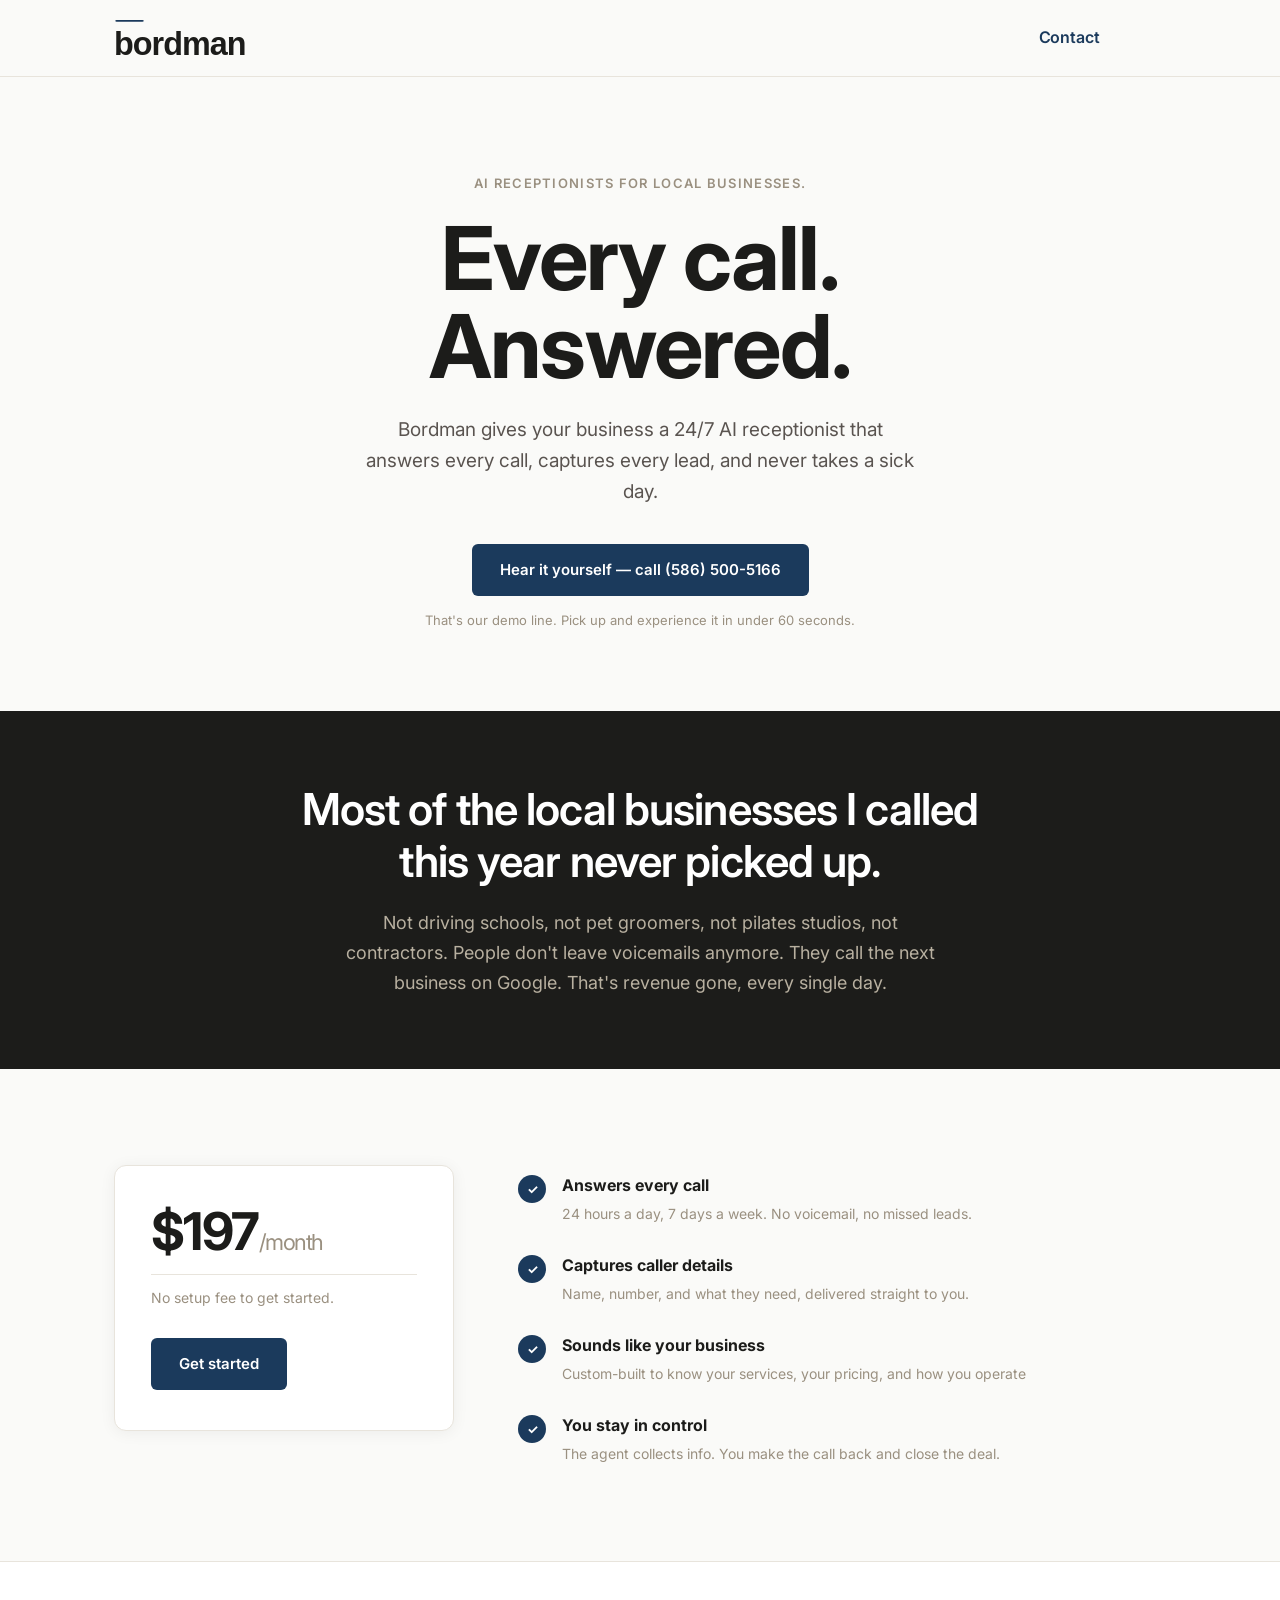
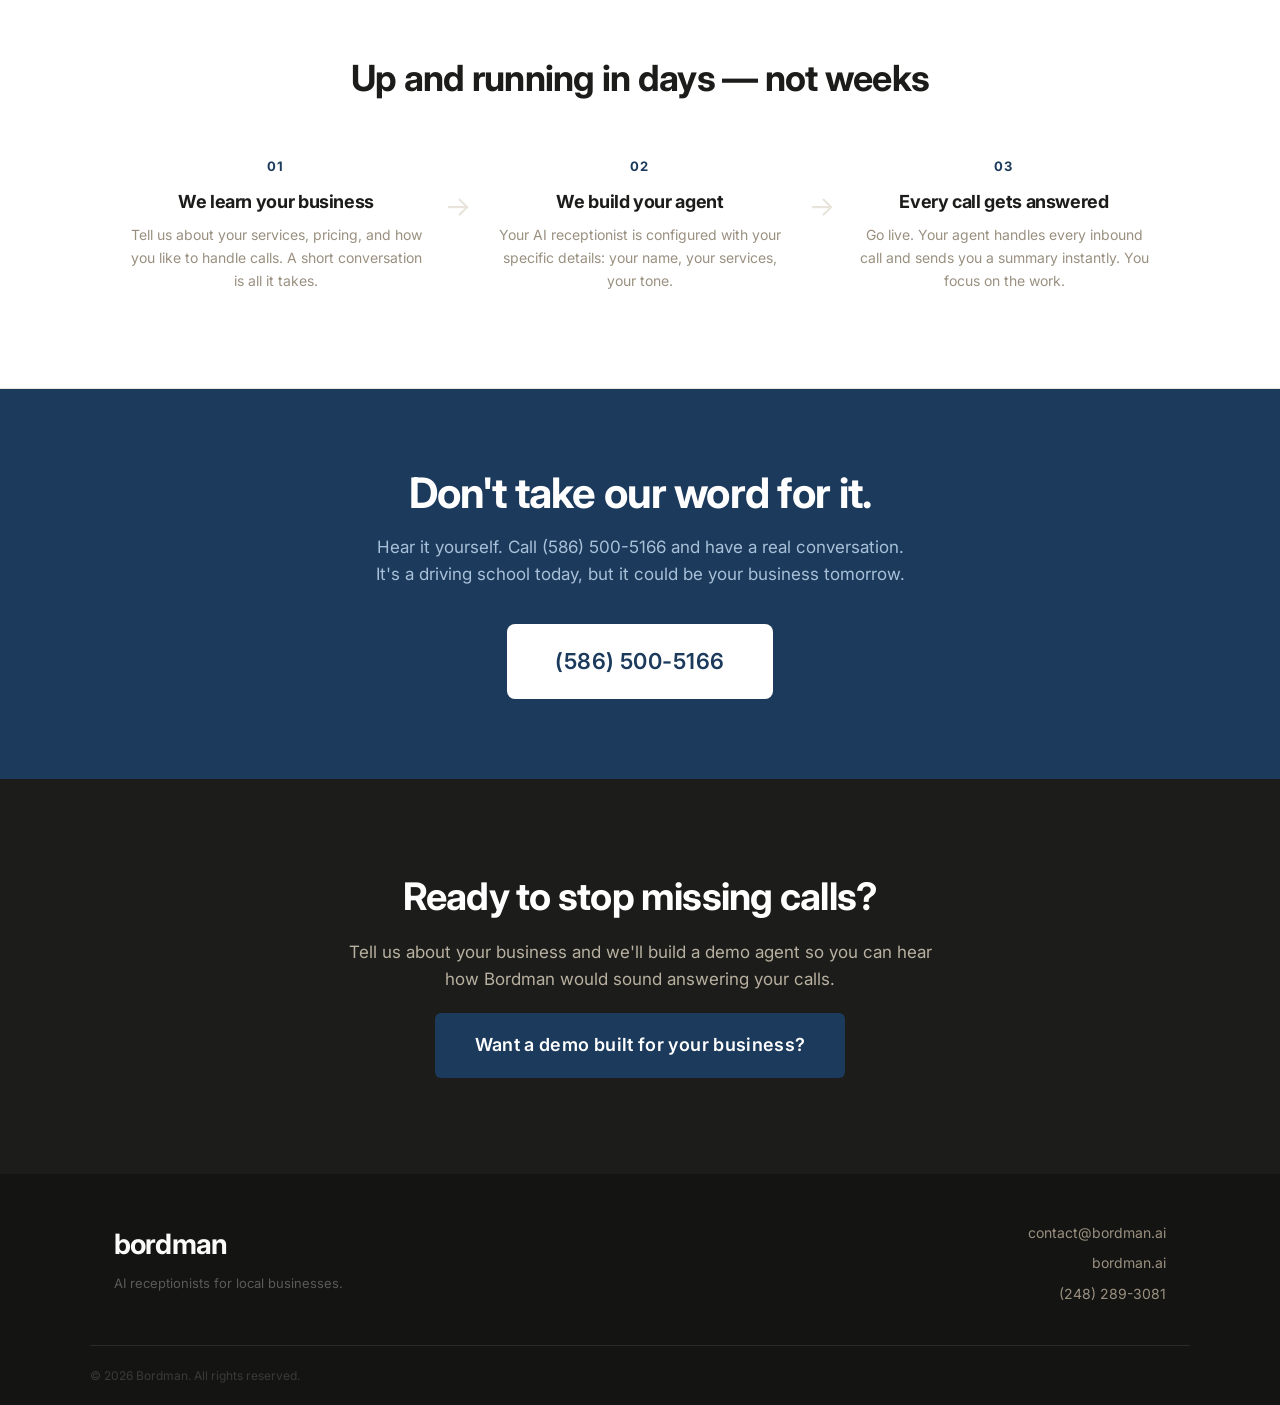
<file: index.html>
<!DOCTYPE html>
<html lang="en">
<head>
  <meta charset="UTF-8" />
  <meta name="viewport" content="width=device-width, initial-scale=1.0" />
  <title>Bordman — AI receptionists for local businesses</title>
  <meta name="description" content="Custom AI voice receptionists for local businesses in Metro Detroit. Built for owners who are doing the work and can't answer the phone." />
  <link rel="preconnect" href="https://fonts.googleapis.com" />
  <link rel="preconnect" href="https://fonts.gstatic.com" crossorigin />
  <link href="https://fonts.googleapis.com/css2?family=Inter:wght@300;400;500;600;700&display=swap" rel="stylesheet" />
  <link rel="stylesheet" href="styles.css" />
</head>
<body>

  <!-- NAV -->
  <nav class="nav">
    <div class="container nav-inner">
      <a href="/" class="logo-link"><img src="logo-light.svg" alt="Bordman" class="logo-img" /></a>
      <a href="/contact" class="nav-link">Contact</a>
    </div>
  </nav>

  <!-- HERO -->
  <section class="hero">
    <div class="container hero-inner">
      <p class="eyebrow">AI receptionists for local businesses.</p>
      <h1 class="hero-headline">Every call.<br />Answered.</h1>
      <p class="hero-sub">Bordman gives your business a 24/7 AI receptionist that answers every call, captures every lead, and never takes a sick day.</p>
      <a href="tel:5865005166" class="btn btn-primary">Hear it yourself — call (586) 500-5166</a>
      <p class="hero-note">That's our demo line. Pick up and experience it in under 60 seconds.</p>
    </div>
  </section>

  <!-- PROBLEM -->
  <section class="problem">
    <div class="container">
      <div class="problem-anecdote">
        <p class="anecdote-lead">Most of the local businesses I called this year never picked up.</p>
        <p class="anecdote-body">Not driving schools, not pet groomers, not pilates studios, not contractors. People don't leave voicemails anymore. They call the next business on Google. That's revenue gone, every single day.</p>
      </div>
    </div>
  </section>

  <!-- ROI -->
  <section class="roi">
    <div class="container roi-inner">
      <div class="roi-card">
        <div class="roi-price">$197<span>/month</span></div>
        <p class="roi-sub">No setup fee to get started.</p>
        <a href="#contact" class="btn btn-navy">Get started</a>
      </div>
      <div class="roi-features">
        <div class="feature">
          <div class="feature-icon">✓</div>
          <div>
            <strong>Answers every call</strong>
            <p>24 hours a day, 7 days a week. No voicemail, no missed leads.</p>
          </div>
        </div>
        <div class="feature">
          <div class="feature-icon">✓</div>
          <div>
            <strong>Captures caller details</strong>
            <p>Name, number, and what they need, delivered straight to you.</p>
          </div>
        </div>
        <div class="feature">
          <div class="feature-icon">✓</div>
          <div>
            <strong>Sounds like your business</strong>
            <p>Custom-built to know your services, your pricing, and how you operate</p>
          </div>
        </div>
        <div class="feature">
          <div class="feature-icon">✓</div>
          <div>
            <strong>You stay in control</strong>
            <p>The agent collects info. You make the call back and close the deal.</p>
          </div>
        </div>
      </div>
    </div>
  </section>

  <!-- HOW IT WORKS -->
  <section class="how">
    <div class="container">
      <h2 class="section-title">Up and running in days — not weeks</h2>
      <div class="steps">
        <div class="step">
          <div class="step-num">01</div>
          <h3>We learn your business</h3>
          <p>Tell us about your services, pricing, and how you like to handle calls. A short conversation is all it takes.</p>
        </div>
        <div class="step-divider"></div>
        <div class="step">
          <div class="step-num">02</div>
          <h3>We build your agent</h3>
          <p>Your AI receptionist is configured with your specific details: your name, your services, your tone.</p>
        </div>
        <div class="step-divider"></div>
        <div class="step">
          <div class="step-num">03</div>
          <h3>Every call gets answered</h3>
          <p>Go live. Your agent handles every inbound call and sends you a summary instantly. You focus on the work.</p>
        </div>
      </div>
    </div>
  </section>

  <!-- DEMO CTA -->
  <section class="demo-cta">
    <div class="container demo-cta-inner">
      <h2>Don't take our word for it.</h2>
      <p>Hear it yourself. Call (586) 500-5166 and have a real conversation. It's a driving school today, but it could be your business tomorrow.</p>
      <a href="tel:5865005166" class="btn btn-primary btn-large">(586) 500-5166</a>
    </div>
  </section>

  <!-- CONTACT -->
  <section class="contact" id="contact">
    <div class="container contact-inner-simple">
      <h2>Ready to stop missing calls?</h2>
      <p class="contact-lede">Tell us about your business and we'll build a demo agent so you can hear how Bordman would sound answering your calls.</p>
      <a href="/contact" class="btn btn-primary btn-large">Want a demo built for your business?</a>
    </div>
  </section>

  <!-- FOOTER -->
  <footer class="footer">
    <div class="container footer-inner">
      <div class="footer-brand">
        <span class="footer-wordmark">bordman</span>
        <p>AI receptionists for local businesses.</p>
      </div>
      <div class="footer-links">
        <a href="mailto:contact@bordman.ai">contact@bordman.ai</a>
        <a href="https://bordman.ai">bordman.ai</a>
        <a href="tel:2482893081">(248) 289-3081</a>
      </div>
    </div>
    <div class="container footer-bottom">
      <p>© 2026 Bordman. All rights reserved.</p>
    </div>
  </footer>

</body>
</html>
</file>
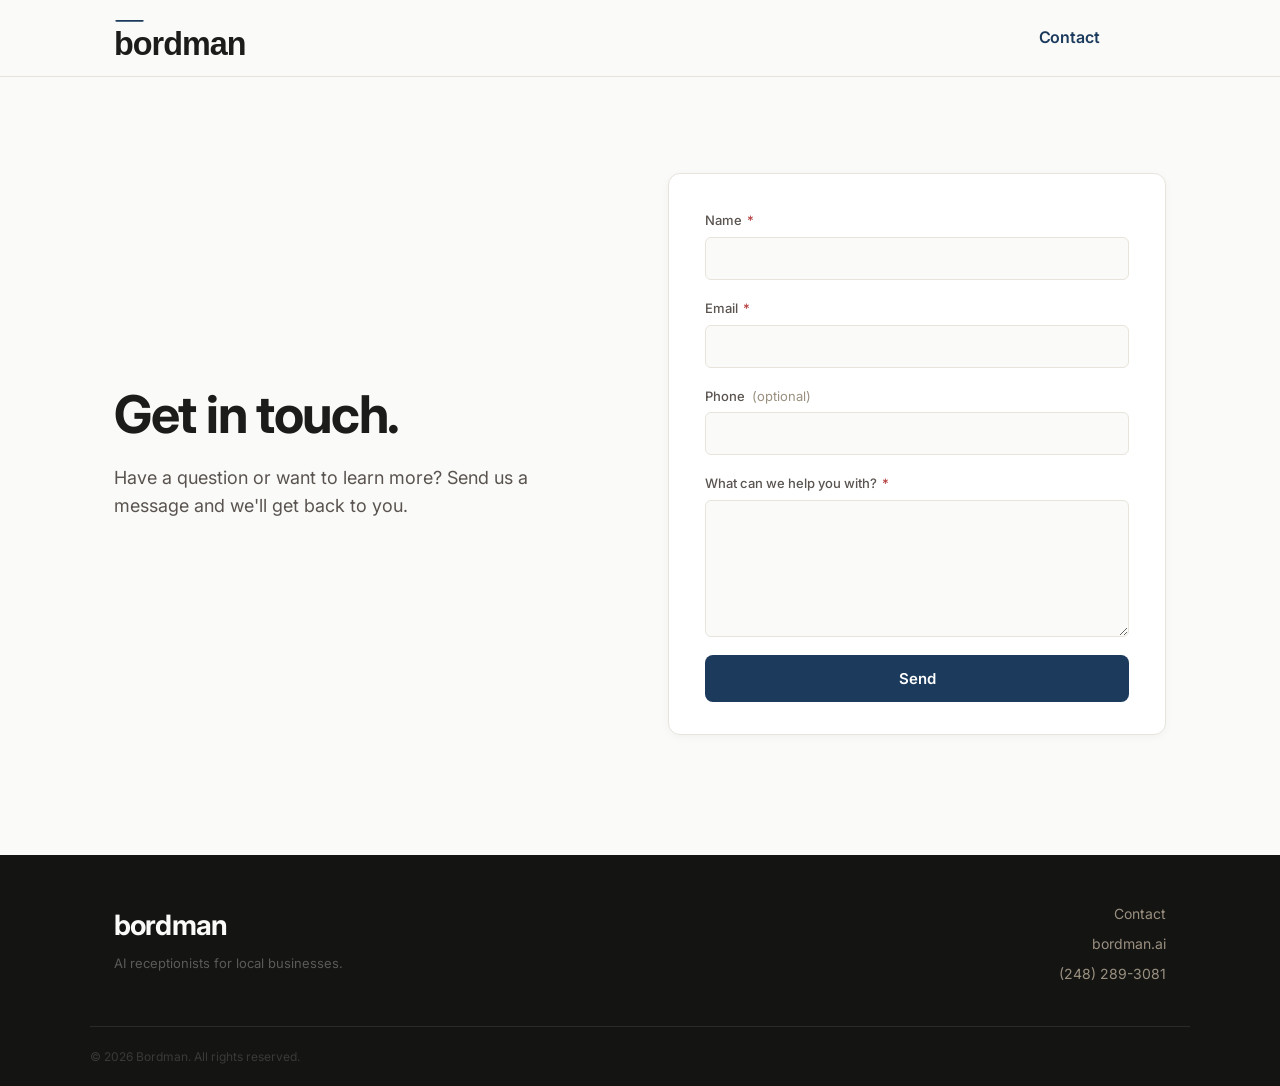
<file: contact.html>
<!DOCTYPE html>
<html lang="en">
<head>
  <meta charset="UTF-8" />
  <meta name="viewport" content="width=device-width, initial-scale=1.0" />
  <title>Bordman — Contact</title>
  <meta name="description" content="Get in touch with Bordman. It comes straight to the founder and you'll get a personal reply." />
  <link rel="preconnect" href="https://fonts.googleapis.com" />
  <link rel="preconnect" href="https://fonts.gstatic.com" crossorigin />
  <link href="https://fonts.googleapis.com/css2?family=Inter:wght@300;400;500;600;700&display=swap" rel="stylesheet" />
  <link rel="stylesheet" href="styles.css" />
</head>
<body>

  <!-- NAV -->
  <nav class="nav">
    <div class="container nav-inner">
      <a href="/" class="logo-link"><img src="logo-light.svg" alt="Bordman" class="logo-img" /></a>
      <a href="/contact" class="nav-link">Contact</a>
    </div>
  </nav>

  <!-- CONTACT PAGE -->
  <section class="contact-page">
    <div class="container contact-page-inner">

      <!-- Left column: persuasion copy -->
      <div class="contact-page-copy">
        <h1>Get in touch.</h1>
        <p class="contact-page-sub">Have a question or want to learn more? Send us a message and we'll get back to you.</p>
      </div>

      <!-- Right column: form card -->
      <div class="contact-page-card">
        <form id="contact-form" method="POST" action="https://formspree.io/f/mbdwlzgl">
          <input type="hidden" name="_subject" value="New Bordman contact inquiry" />

          <div class="cp-group">
            <label for="cp-name">Name <span class="req">*</span></label>
            <input type="text" id="cp-name" name="name" required autocomplete="name" />
          </div>

          <div class="cp-group">
            <label for="cp-email">Email <span class="req">*</span></label>
            <input type="email" id="cp-email" name="email" required autocomplete="email" />
          </div>

          <div class="cp-group">
            <label for="cp-phone">Phone <span class="opt">(optional)</span></label>
            <input type="tel" id="cp-phone" name="phone" autocomplete="tel" />
          </div>

          <div class="cp-group">
            <label for="cp-message">What can we help you with? <span class="req">*</span></label>
            <textarea id="cp-message" name="message" rows="5" required></textarea>
          </div>

          <button type="submit" class="cp-submit" id="cp-submit">Send</button>
          <p class="cp-error" id="cp-error" role="alert">Something went wrong. Please email contact@bordman.ai and we'll take it from there.</p>
        </form>

        <div class="cp-confirmation" id="cp-confirmation" role="status">
          <h2>Got it!</h2>
          <p>Thanks for reaching out. We'll be in touch soon.</p>
        </div>
      </div>

    </div>
  </section>

  <!-- FOOTER -->
  <footer class="footer">
    <div class="container footer-inner">
      <div class="footer-brand">
        <span class="footer-wordmark">bordman</span>
        <p>AI receptionists for local businesses.</p>
      </div>
      <div class="footer-links">
        <a href="/contact">Contact</a>
        <a href="https://bordman.ai">bordman.ai</a>
        <a href="tel:2482893081">(248) 289-3081</a>
      </div>
    </div>
    <div class="container footer-bottom">
      <p>© 2026 Bordman. All rights reserved.</p>
    </div>
  </footer>

  <script>
    (function () {
      var form = document.getElementById('contact-form');
      var confirmation = document.getElementById('cp-confirmation');
      var submitBtn = document.getElementById('cp-submit');
      var errorEl = document.getElementById('cp-error');

      function showError(message) {
        submitBtn.disabled = false;
        submitBtn.textContent = 'Send';
        if (message) errorEl.textContent = message;
        errorEl.style.display = 'block';
      }

      form.addEventListener('submit', function (e) {
        e.preventDefault();

        // Validation gate — block empty/invalid input before any fetch fires.
        if (!form.checkValidity()) {
          form.reportValidity();
          return;
        }

        errorEl.style.display = 'none';
        submitBtn.disabled = true;
        submitBtn.textContent = 'Sending...';

        var fd = new FormData(form);

        fetch(form.action, {
          method: 'POST',
          body: fd,
          headers: { 'Accept': 'application/json' }
        })
          .then(function (res) {
            return res.json().then(function (body) {
              return { status: res.status, ok: res.ok, body: body };
            }).catch(function () {
              return { status: res.status, ok: res.ok, body: null };
            });
          })
          .then(function (result) {
            console.log('[Bordman contact] Formspree response:', result);
            var bodyOk = result.body && result.body.ok === true;
            if (result.ok && bodyOk) {
              form.style.display = 'none';
              confirmation.style.display = 'block';
              window.scrollTo({ top: 0, behavior: 'smooth' });
              return;
            }
            var msg = 'Something went wrong. Please email contact@bordman.ai and we\'ll take it from there.';
            if (result.body && Array.isArray(result.body.errors) && result.body.errors.length) {
              var detail = result.body.errors.map(function (err) {
                return err.message || err.code || JSON.stringify(err);
              }).join('; ');
              msg = 'Submission error: ' + detail + '. If this persists, email contact@bordman.ai.';
            } else if (!result.ok) {
              msg = 'Submission failed (HTTP ' + result.status + '). Please email contact@bordman.ai and we\'ll take it from there.';
            }
            showError(msg);
          })
          .catch(function (err) {
            console.error('[Bordman contact] Submit failed:', err);
            showError('Network error reaching the form server. Please email contact@bordman.ai and we\'ll take it from there.');
          });
      });
    })();
  </script>
</body>
</html>
</file>
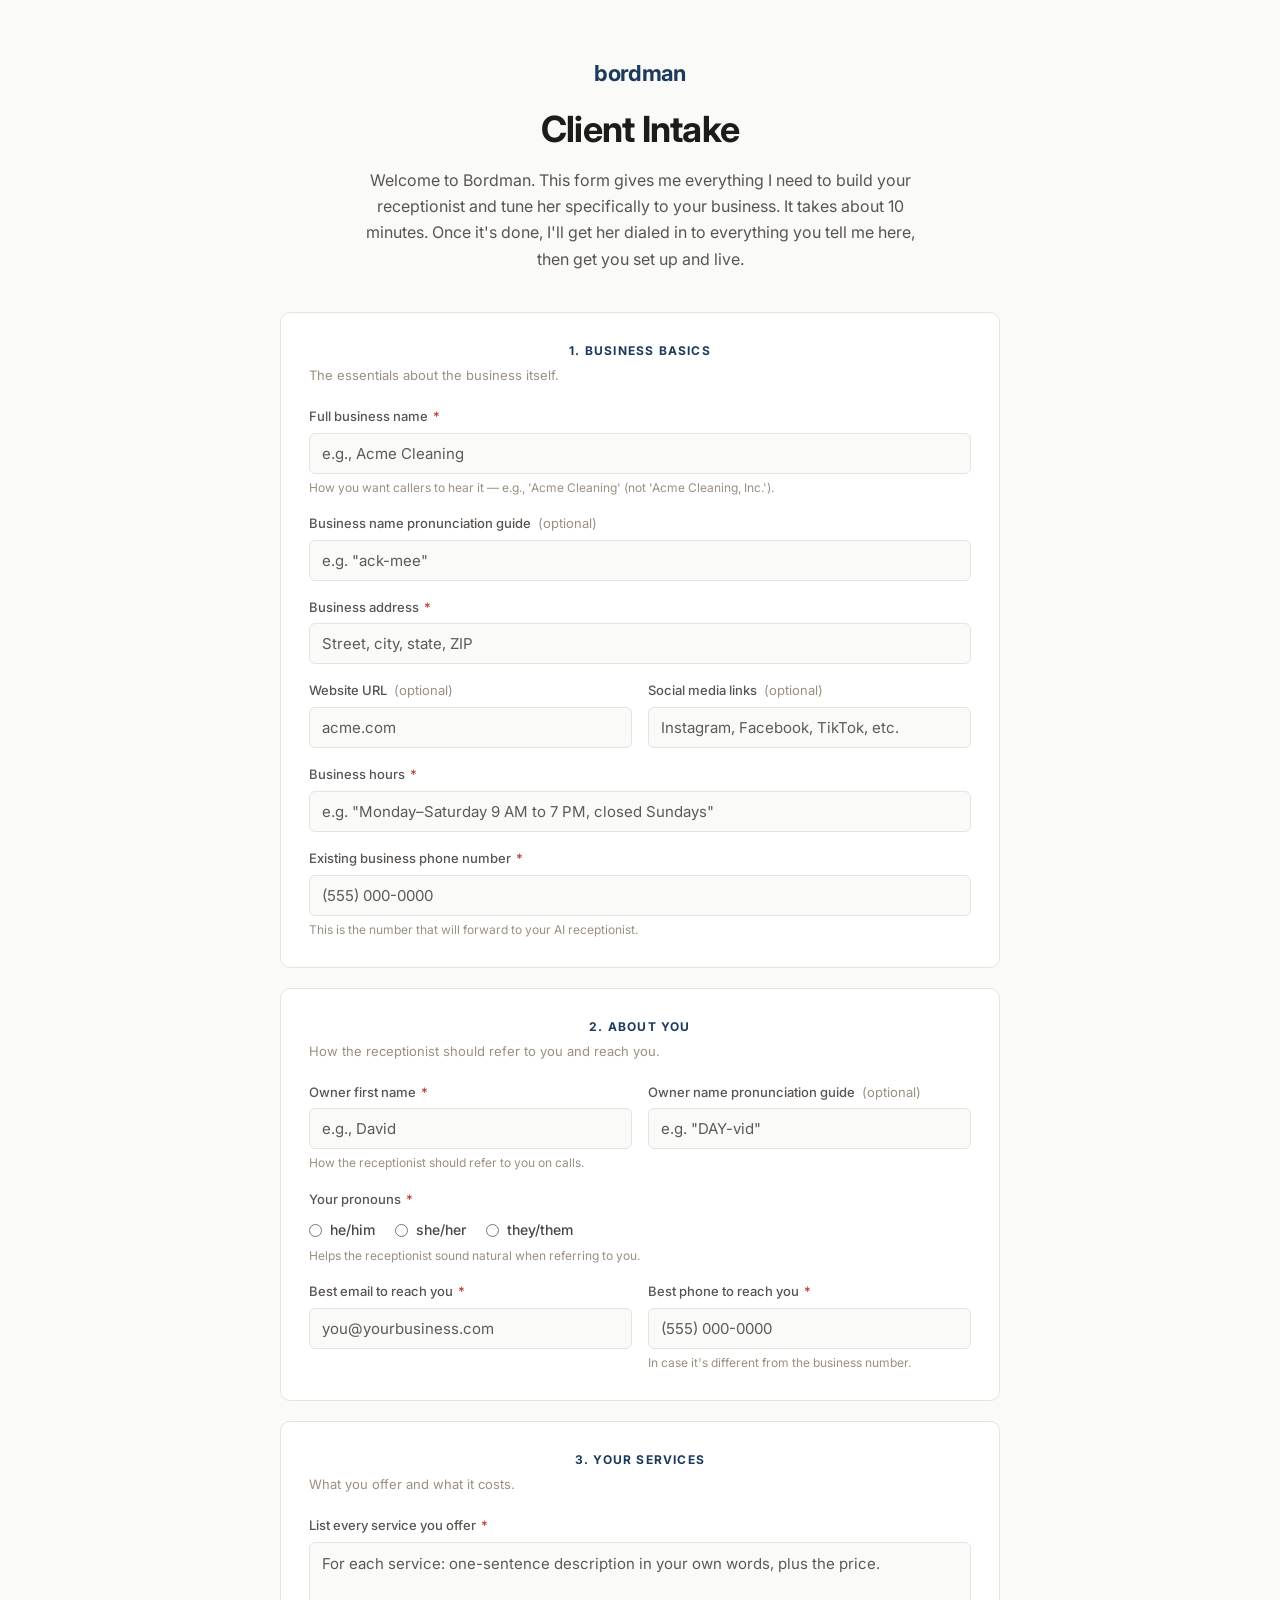
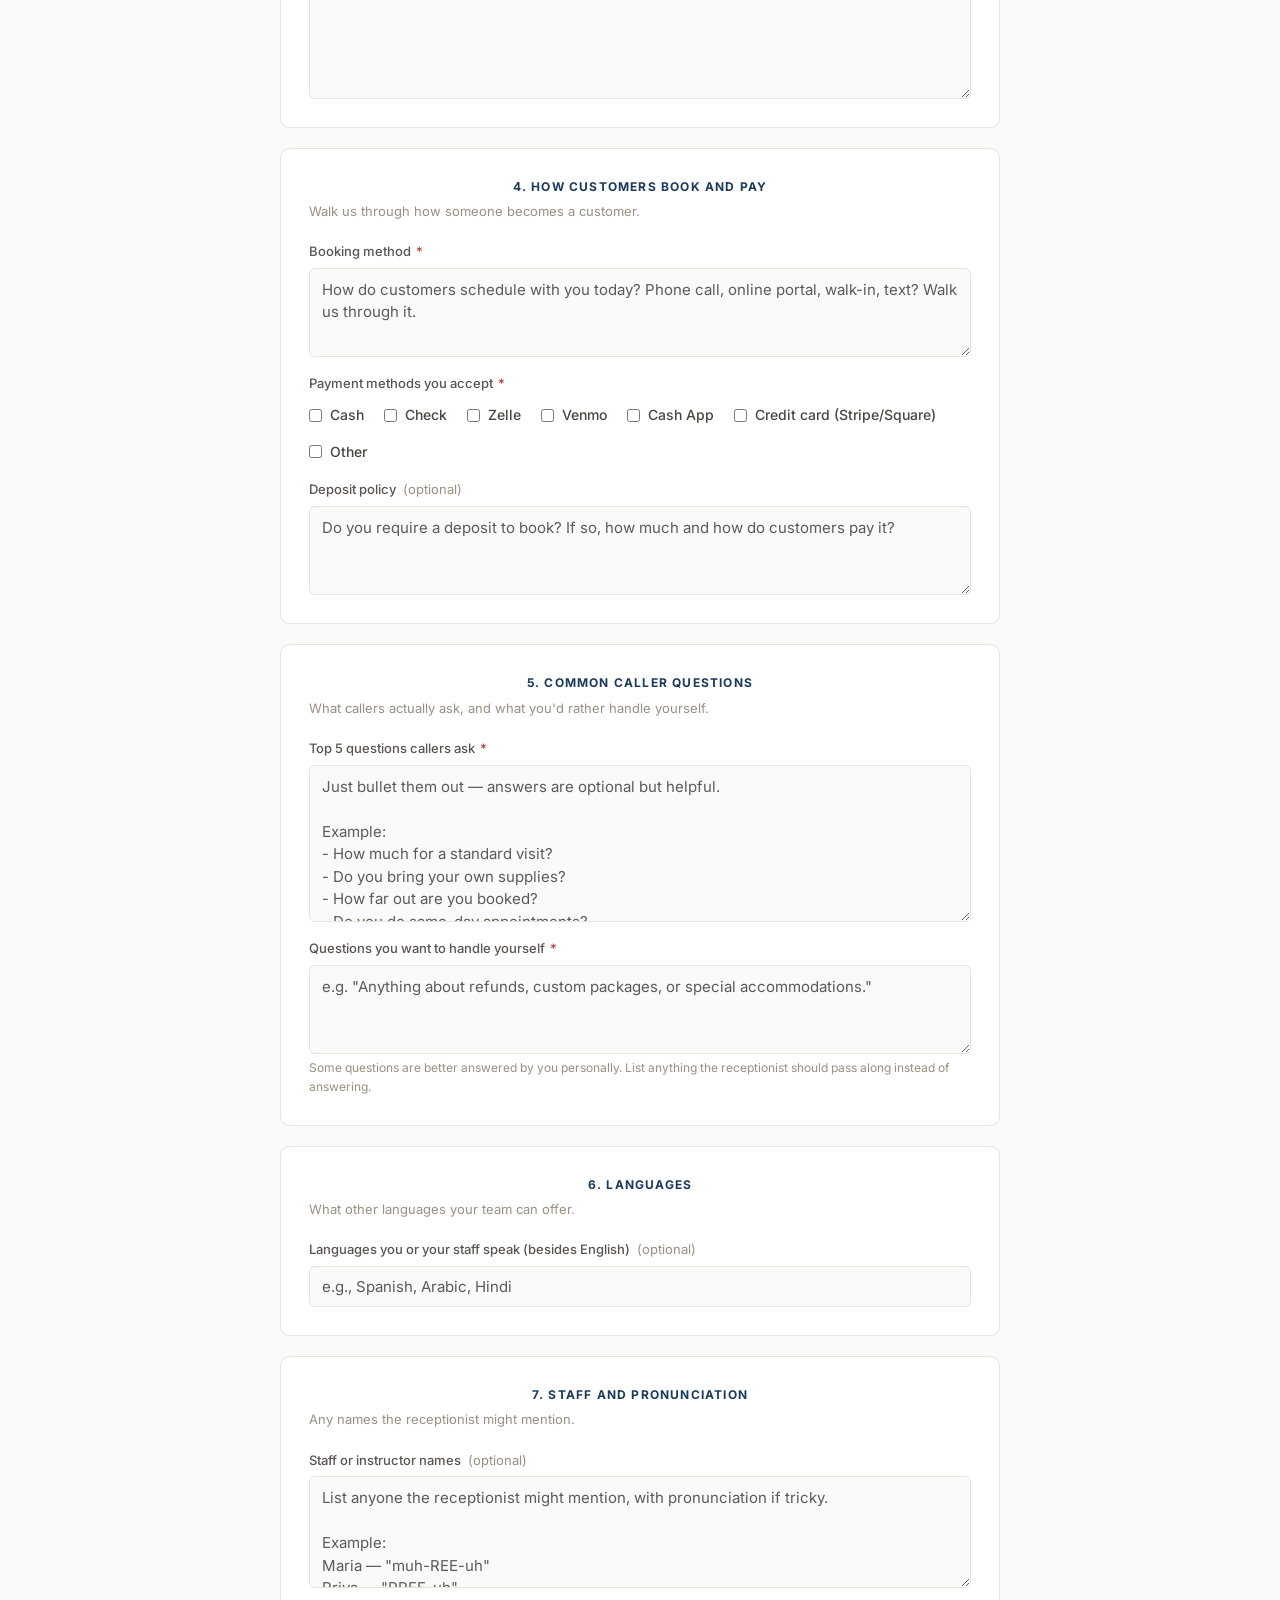
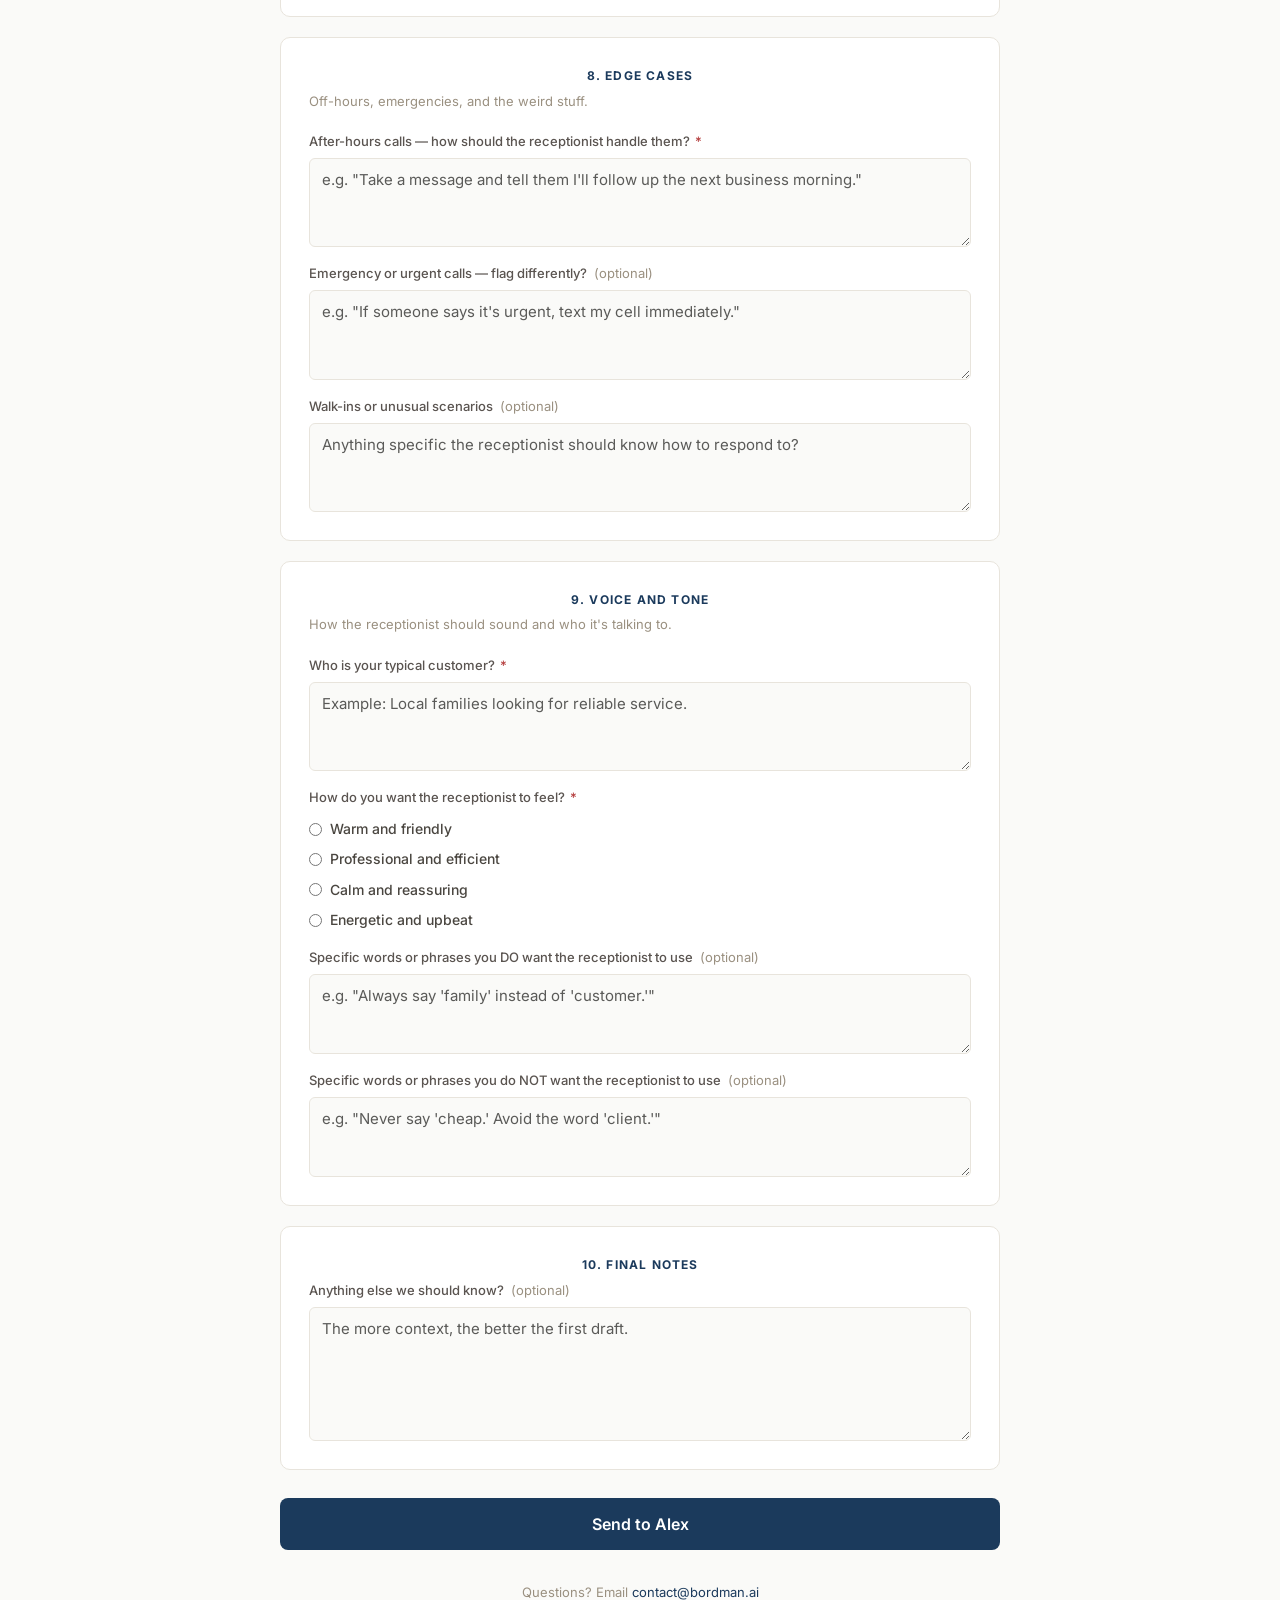
<file: onboarding-form.html>
<!DOCTYPE html>
<html lang="en">
<head>
  <meta charset="UTF-8" />
  <meta name="viewport" content="width=device-width, initial-scale=1.0" />
  <title>Bordman — Client Intake</title>
  <meta name="description" content="Bordman client intake form. Everything we need to build your AI receptionist." />
  <link rel="preconnect" href="https://fonts.googleapis.com" />
  <link rel="preconnect" href="https://fonts.gstatic.com" crossorigin />
  <link href="https://fonts.googleapis.com/css2?family=Inter:wght@300;400;500;600;700&display=swap" rel="stylesheet" />
  <link rel="stylesheet" href="styles.css" />
  <style>
    /* Page-specific layout for the intake form. Reuses styles.css tokens. */
    body { padding: 56px 16px; }
    .intake-wrap { max-width: 720px; margin: 0 auto; }

    .intake-header { text-align: center; margin-bottom: 40px; }
    .intake-logo {
      font-size: 22px; font-weight: 700; color: var(--navy);
      letter-spacing: -0.03em; margin-bottom: 18px;
    }
    .intake-title {
      font-size: clamp(28px, 4vw, 36px);
      color: var(--dark); margin-bottom: 16px;
    }
    .intake-intro {
      font-size: 16px; line-height: 1.65; color: #5A5450;
      max-width: 560px; margin: 0 auto;
    }

    .section {
      background: var(--white); border: 1px solid var(--border);
      border-radius: 10px; padding: 28px; margin-bottom: 20px;
    }
    .section-title {
      font-size: 12px; font-weight: 700; text-transform: uppercase;
      letter-spacing: 0.1em; color: var(--navy); margin-bottom: 6px;
    }
    .section-sub {
      font-size: 13px; color: var(--muted);
      margin-bottom: 20px; line-height: 1.5;
    }
    .form-grid { display: grid; grid-template-columns: 1fr 1fr; gap: 16px; }
    .form-group { display: flex; flex-direction: column; gap: 6px; }
    .form-group.full { grid-column: 1 / -1; }
    label { font-size: 13px; font-weight: 500; color: #5A5450; }
    label .req { color: #B53E3E; margin-left: 2px; }
    label .opt { color: var(--muted); font-weight: 400; margin-left: 4px; }
    .field-hint {
      font-size: 12px; color: var(--muted); margin-top: -2px;
    }
    input[type="text"], input[type="email"], input[type="tel"],
    input[type="url"], textarea, select {
      border: 1px solid var(--border); border-radius: 6px;
      padding: 10px 12px; font-family: inherit; font-size: 15px;
      color: var(--dark); background: var(--bg); outline: none;
      width: 100%; transition: border-color 0.15s, background 0.15s;
    }
    input:focus, textarea:focus, select:focus {
      border-color: var(--navy); background: var(--white);
    }
    textarea { resize: vertical; min-height: 80px; line-height: 1.5; }

    .check-group, .radio-group {
      display: flex; flex-direction: column; gap: 8px; margin-top: 4px;
    }
    .check-group.inline, .radio-group.inline {
      flex-direction: row; flex-wrap: wrap; gap: 14px 20px;
    }
    .check-label, .radio-label {
      display: flex; align-items: center; gap: 8px;
      cursor: pointer; font-size: 14px; color: #4A4640;
    }
    input[type="radio"], input[type="checkbox"] {
      width: auto; accent-color: var(--navy);
    }

    .submit-row { margin-top: 28px; }
    .submit-btn {
      display: block; width: 100%; padding: 16px;
      background: var(--navy); color: var(--white);
      border: none; border-radius: 8px;
      font-size: 16px; font-weight: 600; font-family: inherit;
      cursor: pointer; transition: opacity 0.15s;
    }
    .submit-btn:hover { opacity: 0.9; }
    .submit-btn:disabled { opacity: 0.6; cursor: not-allowed; }
    .submit-error {
      text-align: center; color: #B53E3E;
      font-size: 14px; margin-top: 12px; display: none;
    }

    .intake-footer {
      text-align: center; margin-top: 32px;
      font-size: 13px; color: var(--muted);
    }
    .intake-footer a { color: var(--navy); text-decoration: none; }
    .intake-footer a:hover { text-decoration: underline; }

    .confirmation {
      display: none;
      background: var(--white); border: 1px solid var(--border);
      border-radius: 10px; padding: 56px 28px; text-align: center;
    }
    .confirmation h2 {
      font-size: 24px; color: var(--dark); margin-bottom: 12px;
    }
    .confirmation p {
      font-size: 16px; color: #5A5450; line-height: 1.6;
      max-width: 420px; margin: 0 auto;
    }

    @media (max-width: 560px) {
      .form-grid { grid-template-columns: 1fr; }
      .section { padding: 22px 18px; }
    }
  </style>
</head>
<body>
  <div class="intake-wrap">

    <div class="intake-header">
      <div class="intake-logo">bordman</div>
      <h1 class="intake-title">Client Intake</h1>
      <p class="intake-intro">
        Welcome to Bordman. This form gives me everything I need to build your receptionist and tune her specifically to your business. It takes about 10 minutes. Once it's done, I'll get her dialed in to everything you tell me here, then get you set up and live.
      </p>
    </div>

    <form id="intake-form" method="POST" action="https://formspree.io/f/mbdwlzgl">

      <input type="hidden" name="_subject" value="New Bordman client intake submission" />

      <!-- Section 1: Business basics -->
      <div class="section">
        <div class="section-title">1. Business basics</div>
        <div class="section-sub">The essentials about the business itself.</div>
        <div class="form-grid">
          <div class="form-group full">
            <label>Full business name <span class="req">*</span></label>
            <input type="text" name="business_name" required placeholder="e.g., Acme Cleaning" />
            <p class="field-hint">How you want callers to hear it — e.g., 'Acme Cleaning' (not 'Acme Cleaning, Inc.').</p>
          </div>
          <div class="form-group full">
            <label>Business name pronunciation guide <span class="opt">(optional)</span></label>
            <input type="text" name="business_name_pronunciation" placeholder='e.g. "ack-mee"' />
          </div>
          <div class="form-group full">
            <label>Business address <span class="req">*</span></label>
            <input type="text" name="business_address" required placeholder="Street, city, state, ZIP" />
          </div>
          <div class="form-group">
            <label>Website URL <span class="opt">(optional)</span></label>
            <input type="text" name="website" inputmode="url" autocapitalize="none" placeholder="acme.com" />
          </div>
          <div class="form-group">
            <label>Social media links <span class="opt">(optional)</span></label>
            <input type="text" name="socials" placeholder="Instagram, Facebook, TikTok, etc." />
          </div>
          <div class="form-group full">
            <label>Business hours <span class="req">*</span></label>
            <input type="text" name="business_hours" required placeholder='e.g. "Monday–Saturday 9 AM to 7 PM, closed Sundays"' />
          </div>
          <div class="form-group full">
            <label>Existing business phone number <span class="req">*</span></label>
            <input type="tel" name="business_phone" required placeholder="(555) 000-0000" />
            <p class="field-hint">This is the number that will forward to your AI receptionist.</p>
          </div>
        </div>
      </div>

      <!-- Section 2: About you -->
      <div class="section">
        <div class="section-title">2. About you</div>
        <div class="section-sub">How the receptionist should refer to you and reach you.</div>
        <div class="form-grid">
          <div class="form-group">
            <label>Owner first name <span class="req">*</span></label>
            <input type="text" name="owner_first_name" required placeholder="e.g., David" />
            <p class="field-hint">How the receptionist should refer to you on calls.</p>
          </div>
          <div class="form-group">
            <label>Owner name pronunciation guide <span class="opt">(optional)</span></label>
            <input type="text" name="owner_name_pronunciation" placeholder='e.g. "DAY-vid"' />
          </div>
          <div class="form-group full">
            <label>Your pronouns <span class="req">*</span></label>
            <div class="radio-group inline">
              <label class="radio-label"><input type="radio" name="owner_pronouns" value="he/him" required /> he/him</label>
              <label class="radio-label"><input type="radio" name="owner_pronouns" value="she/her" /> she/her</label>
              <label class="radio-label"><input type="radio" name="owner_pronouns" value="they/them" /> they/them</label>
            </div>
            <p class="field-hint">Helps the receptionist sound natural when referring to you.</p>
          </div>
          <div class="form-group">
            <label>Best email to reach you <span class="req">*</span></label>
            <input type="email" name="owner_email" required placeholder="you@yourbusiness.com" />
          </div>
          <div class="form-group">
            <label>Best phone to reach you <span class="req">*</span></label>
            <input type="tel" name="owner_phone" required placeholder="(555) 000-0000" />
            <p class="field-hint">In case it's different from the business number.</p>
          </div>
        </div>
      </div>

      <!-- Section 3: Your services -->
      <div class="section">
        <div class="section-title">3. Your services</div>
        <div class="section-sub">What you offer and what it costs.</div>
        <div class="form-grid">
          <div class="form-group full">
            <label>List every service you offer <span class="req">*</span></label>
            <textarea name="services" rows="6" required placeholder="For each service: one-sentence description in your own words, plus the price."></textarea>
          </div>
        </div>
      </div>

      <!-- Section 4: Booking & payment -->
      <div class="section">
        <div class="section-title">4. How customers book and pay</div>
        <div class="section-sub">Walk us through how someone becomes a customer.</div>
        <div class="form-grid">
          <div class="form-group full">
            <label>Booking method <span class="req">*</span></label>
            <textarea name="booking_method" rows="3" required placeholder="How do customers schedule with you today? Phone call, online portal, walk-in, text? Walk us through it."></textarea>
          </div>
          <div class="form-group full">
            <label>Payment methods you accept <span class="req">*</span></label>
            <div class="check-group inline">
              <label class="check-label"><input type="checkbox" name="payment_methods" value="Cash" /> Cash</label>
              <label class="check-label"><input type="checkbox" name="payment_methods" value="Check" /> Check</label>
              <label class="check-label"><input type="checkbox" name="payment_methods" value="Zelle" /> Zelle</label>
              <label class="check-label"><input type="checkbox" name="payment_methods" value="Venmo" /> Venmo</label>
              <label class="check-label"><input type="checkbox" name="payment_methods" value="Cash App" /> Cash App</label>
              <label class="check-label"><input type="checkbox" name="payment_methods" value="Credit Card (Stripe/Square)" /> Credit card (Stripe/Square)</label>
              <label class="check-label"><input type="checkbox" name="payment_methods" value="Other" id="payment-other-checkbox" /> Other</label>
            </div>
            <input type="text" name="payment_methods_other" id="payment-other-input" placeholder="Please specify" style="display: none; margin-top: 10px;" />
          </div>
          <div class="form-group full">
            <label>Deposit policy <span class="opt">(optional)</span></label>
            <textarea name="deposit_policy" rows="3" placeholder='Do you require a deposit to book? If so, how much and how do customers pay it?'></textarea>
          </div>
        </div>
      </div>

      <!-- Section 5: Common caller questions -->
      <div class="section">
        <div class="section-title">5. Common caller questions</div>
        <div class="section-sub">What callers actually ask, and what you'd rather handle yourself.</div>
        <div class="form-grid">
          <div class="form-group full">
            <label>Top 5 questions callers ask <span class="req">*</span></label>
            <textarea name="top_questions" rows="6" required placeholder="Just bullet them out — answers are optional but helpful.&#10;&#10;Example:&#10;- How much for a standard visit?&#10;- Do you bring your own supplies?&#10;- How far out are you booked?&#10;- Do you do same-day appointments?&#10;- Do you take Zelle?"></textarea>
          </div>
          <div class="form-group full">
            <label>Questions you want to handle yourself <span class="req">*</span></label>
            <textarea name="route_to_owner" rows="3" required placeholder='e.g. "Anything about refunds, custom packages, or special accommodations."'></textarea>
            <p class="field-hint">Some questions are better answered by you personally. List anything the receptionist should pass along instead of answering.</p>
          </div>
        </div>
      </div>

      <!-- Section 6: Languages -->
      <div class="section">
        <div class="section-title">6. Languages</div>
        <div class="section-sub">What other languages your team can offer.</div>
        <div class="form-grid">
          <div class="form-group full">
            <label>Languages you or your staff speak (besides English) <span class="opt">(optional)</span></label>
            <input type="text" name="languages" placeholder="e.g., Spanish, Arabic, Hindi" />
          </div>
        </div>
      </div>

      <!-- Section 7: Staff & pronunciation -->
      <div class="section">
        <div class="section-title">7. Staff and pronunciation</div>
        <div class="section-sub">Any names the receptionist might mention.</div>
        <div class="form-grid">
          <div class="form-group full">
            <label>Staff or instructor names <span class="opt">(optional)</span></label>
            <textarea name="staff_names" rows="4" placeholder='List anyone the receptionist might mention, with pronunciation if tricky.&#10;&#10;Example:&#10;Maria — "muh-REE-uh"&#10;Priya — "PREE-uh"'></textarea>
          </div>
        </div>
      </div>

      <!-- Section 8: Edge cases -->
      <div class="section">
        <div class="section-title">8. Edge cases</div>
        <div class="section-sub">Off-hours, emergencies, and the weird stuff.</div>
        <div class="form-grid">
          <div class="form-group full">
            <label>After-hours calls — how should the receptionist handle them? <span class="req">*</span></label>
            <textarea name="after_hours" rows="3" required placeholder='e.g. "Take a message and tell them I&#39;ll follow up the next business morning."'></textarea>
          </div>
          <div class="form-group full">
            <label>Emergency or urgent calls — flag differently? <span class="opt">(optional)</span></label>
            <textarea name="emergency_handling" rows="3" placeholder='e.g. "If someone says it&#39;s urgent, text my cell immediately."'></textarea>
          </div>
          <div class="form-group full">
            <label>Walk-ins or unusual scenarios <span class="opt">(optional)</span></label>
            <textarea name="unusual_scenarios" rows="3" placeholder='Anything specific the receptionist should know how to respond to?'></textarea>
          </div>
        </div>
      </div>

      <!-- Section 9: Voice & tone -->
      <div class="section">
        <div class="section-title">9. Voice and tone</div>
        <div class="section-sub">How the receptionist should sound and who it's talking to.</div>
        <div class="form-grid">
          <div class="form-group full">
            <label>Who is your typical customer? <span class="req">*</span></label>
            <textarea name="ideal_customer" rows="3" required placeholder="Example: Local families looking for reliable service."></textarea>
          </div>
          <div class="form-group full">
            <label>How do you want the receptionist to feel? <span class="req">*</span></label>
            <div class="radio-group">
              <label class="radio-label"><input type="radio" name="agent_tone" value="Warm and friendly" required /> Warm and friendly</label>
              <label class="radio-label"><input type="radio" name="agent_tone" value="Professional and efficient" /> Professional and efficient</label>
              <label class="radio-label"><input type="radio" name="agent_tone" value="Calm and reassuring" /> Calm and reassuring</label>
              <label class="radio-label"><input type="radio" name="agent_tone" value="Energetic and upbeat" /> Energetic and upbeat</label>
            </div>
          </div>
          <div class="form-group full">
            <label>Specific words or phrases you DO want the receptionist to use <span class="opt">(optional)</span></label>
            <textarea name="phrases_use" rows="2" placeholder='e.g. "Always say &#39;family&#39; instead of &#39;customer.&#39;"'></textarea>
          </div>
          <div class="form-group full">
            <label>Specific words or phrases you do NOT want the receptionist to use <span class="opt">(optional)</span></label>
            <textarea name="phrases_avoid" rows="2" placeholder='e.g. "Never say &#39;cheap.&#39; Avoid the word &#39;client.&#39;"'></textarea>
          </div>
        </div>
      </div>

      <!-- Section 10: Final notes -->
      <div class="section">
        <div class="section-title">10. Final notes</div>
        <div class="form-grid">
          <div class="form-group full">
            <label>Anything else we should know? <span class="opt">(optional)</span></label>
            <textarea name="final_notes" rows="5" placeholder="The more context, the better the first draft."></textarea>
          </div>
        </div>
      </div>

      <div class="submit-row">
        <button type="submit" class="submit-btn" id="submit-btn">Send to Alex</button>
        <p class="submit-error" id="submit-error">Something went wrong. Please email contact@bordman.ai with your details and we'll take it from there.</p>
      </div>
    </form>

    <div class="confirmation" id="confirmation">
      <h2>Got it.</h2>
      <p>I'll get your receptionist tuned to everything you just shared and follow up to get you set up and live. Talk soon.</p>
    </div>

    <p class="intake-footer">
      Questions? Email <a href="mailto:contact@bordman.ai">contact@bordman.ai</a>
    </p>

  </div>

  <script>
    (function () {
      var form = document.getElementById('intake-form');
      var confirmation = document.getElementById('confirmation');
      var submitBtn = document.getElementById('submit-btn');
      var errorEl = document.getElementById('submit-error');
      var STORAGE_KEY = 'bordman-intake-draft-v1';

      // ── localStorage draft save/restore ──
      function saveDraft() {
        try {
          var data = {};
          var fd = new FormData(form);
          fd.forEach(function (val, key) {
            // checkboxes: collect as arrays
            if (data[key] !== undefined) {
              if (!Array.isArray(data[key])) data[key] = [data[key]];
              data[key].push(val);
            } else {
              data[key] = val;
            }
          });
          localStorage.setItem(STORAGE_KEY, JSON.stringify(data));
        } catch (e) { /* localStorage may be unavailable; ignore */ }
      }
      function restoreDraft() {
        try {
          var raw = localStorage.getItem(STORAGE_KEY);
          if (!raw) return;
          var data = JSON.parse(raw);
          Object.keys(data).forEach(function (key) {
            var val = data[key];
            var fields = form.querySelectorAll('[name="' + key + '"]');
            if (!fields.length) return;
            fields.forEach(function (field) {
              if (field.type === 'checkbox' || field.type === 'radio') {
                var values = Array.isArray(val) ? val : [val];
                field.checked = values.indexOf(field.value) !== -1;
              } else {
                field.value = Array.isArray(val) ? val.join(', ') : val;
              }
            });
          });
        } catch (e) { /* ignore */ }
      }
      restoreDraft();
      form.addEventListener('input', saveDraft);
      form.addEventListener('change', saveDraft);

      // ── "Other" payment method conditional input ──
      var otherCheckbox = document.getElementById('payment-other-checkbox');
      var otherInput = document.getElementById('payment-other-input');
      function syncOtherInput(focusOnShow) {
        if (otherCheckbox.checked) {
          otherInput.style.display = '';
          if (focusOnShow) otherInput.focus();
        } else {
          otherInput.value = '';
          otherInput.style.display = 'none';
          saveDraft();
        }
      }
      if (otherCheckbox && otherInput) {
        otherCheckbox.addEventListener('change', function () { syncOtherInput(true); });
        // Restore visibility on page load if checkbox was previously checked (no auto-focus)
        syncOtherInput(false);
      }

      // ── Submit handler ──
      function showError(message) {
        submitBtn.disabled = false;
        submitBtn.textContent = 'Send to Alex';
        if (message) errorEl.textContent = message;
        errorEl.style.display = 'block';
      }

      // Field names that should be normalized to a full URL on submit.
      // If the user enters "bordman.ai" or "www.bordman.ai", we prepend "https://".
      var URL_FIELDS = ['website'];
      function normalizeUrlFields(fd) {
        URL_FIELDS.forEach(function (name) {
          var val = fd.get(name);
          if (typeof val !== 'string') return;
          var trimmed = val.trim();
          if (!trimmed) { fd.set(name, ''); return; }
          if (!/^https?:\/\//i.test(trimmed)) {
            trimmed = 'https://' + trimmed.replace(/^\/+/, '');
          }
          fd.set(name, trimmed);
        });
      }

      form.addEventListener('submit', function (e) {
        e.preventDefault();

        // Validation gate — block empty/invalid input before any fetch fires.
        if (!form.checkValidity()) {
          form.reportValidity();
          return;
        }

        errorEl.style.display = 'none';
        submitBtn.disabled = true;
        submitBtn.textContent = 'Sending...';

        var fd = new FormData(form);
        normalizeUrlFields(fd);
        fetch(form.action, {
          method: 'POST',
          body: fd,
          headers: { 'Accept': 'application/json' }
        })
          .then(function (res) {
            return res.json().then(function (body) {
              return { status: res.status, ok: res.ok, body: body };
            }).catch(function () {
              return { status: res.status, ok: res.ok, body: null };
            });
          })
          .then(function (result) {
            console.log('[Bordman intake] Formspree response:', result);
            // Treat as success ONLY if HTTP 2xx AND body says ok:true
            var bodyOk = result.body && result.body.ok === true;
            if (result.ok && bodyOk) {
              form.style.display = 'none';
              confirmation.style.display = 'block';
              try { localStorage.removeItem(STORAGE_KEY); } catch (e) { /* ignore */ }
              window.scrollTo({ top: 0, behavior: 'smooth' });
              return;
            }
            // Build a helpful error message from Formspree's response.
            var msg = 'Something went wrong. Please email contact@bordman.ai with your details and we\'ll take it from there.';
            if (result.body && Array.isArray(result.body.errors) && result.body.errors.length) {
              var detail = result.body.errors.map(function (err) {
                return err.message || err.code || JSON.stringify(err);
              }).join('; ');
              msg = 'Submission error: ' + detail + '. If this persists, email contact@bordman.ai.';
            } else if (!result.ok) {
              msg = 'Submission failed (HTTP ' + result.status + '). Please email contact@bordman.ai with your details and we\'ll take it from there.';
            }
            showError(msg);
          })
          .catch(function (err) {
            console.error('[Bordman intake] Submit failed:', err);
            showError('Network error reaching the form server. Please email contact@bordman.ai with your details and we\'ll take it from there.');
          });
      });
    })();
  </script>
</body>
</html>
</file>
<file: styles.css>
/* ── Reset & Base ── */
*, *::before, *::after { box-sizing: border-box; margin: 0; padding: 0; }

:root {
  --bg:       #FAFAF8;
  --navy:     #1B3A5C;
  --dark:     #1C1C1A;
  --muted:    #9A9080;
  --border:   #E8E4DC;
  --white:    #ffffff;
  --font:     'Inter', system-ui, sans-serif;
}

html { scroll-behavior: smooth; }

body {
  font-family: var(--font);
  background: var(--bg);
  color: var(--dark);
  font-size: 16px;
  line-height: 1.6;
  -webkit-font-smoothing: antialiased;
}

/* ── Layout ── */
.container {
  max-width: 1100px;
  margin: 0 auto;
  padding: 0 24px;
}

/* ── Typography ── */
h1, h2, h3 { line-height: 1.15; font-weight: 700; letter-spacing: -0.02em; }
p { color: #4A4640; }

/* ── Buttons ── */
.btn {
  display: inline-block;
  padding: 14px 28px;
  border-radius: 6px;
  font-weight: 600;
  font-size: 15px;
  text-decoration: none;
  transition: opacity 0.15s, transform 0.15s;
  cursor: pointer;
  border: none;
}
.btn:hover { opacity: 0.88; transform: translateY(-1px); }
.btn:active { transform: translateY(0); }

.btn-primary {
  background: var(--navy);
  color: var(--white);
}
.btn-navy {
  background: var(--navy);
  color: var(--white);
}
.btn-large {
  padding: 18px 40px;
  font-size: 18px;
  letter-spacing: 0.02em;
}
.btn-full { width: 100%; text-align: center; }

/* ── Nav ── */
.nav {
  position: sticky;
  top: 0;
  z-index: 100;
  background: var(--bg);
  border-bottom: 1px solid var(--border);
  padding: 16px 0;
}
.nav-inner {
  display: flex;
  align-items: center;
  justify-content: space-between;
}
.logo {
  font-size: 20px;
  font-weight: 700;
  color: var(--dark);
  text-decoration: none;
  letter-spacing: -0.03em;
}
.logo-link {
  text-decoration: none;
  display: flex;
  align-items: center;
}
.logo-img {
  height: 44px;
  width: auto;
  display: block;
  /* The SVG has a built-in 34-unit leading offset before the "b" glyph
     (x="34" on the wordmark text). At height: 44px that bakes in ~22px
     of empty space inside the img. Pull the img left by that amount so
     the visible "b" aligns with the footer wordmark and the body
     container's left edge. */
  margin-left: -22px;
}
.footer-logo {
  height: 36px;
}
.nav-cta {
  font-size: 14px;
  font-weight: 600;
  color: var(--navy);
  text-decoration: none;
  border: 1.5px solid var(--navy);
  padding: 8px 16px;
  border-radius: 5px;
  transition: background 0.15s, color 0.15s;
}
.nav-cta:hover { background: var(--navy); color: var(--white); }

/* Nav-scoped primary button (mailto demo CTA in top-right) */
.nav-inner .btn-primary {
  font-size: 13px;
  padding: 8px 16px;
  border-radius: 5px;
}

/* Top-right text link with underline-draw on hover */
.nav-link {
  position: relative;
  font-size: 16px;
  font-weight: 600;
  color: var(--navy);
  text-decoration: none;
  letter-spacing: -0.005em;
  padding: 4px 2px;
  /* Pull inward so its visual center mirrors the logo's visual center
     (the logo wordmark is ~200px wide; Contact is ~75px — without this
     offset, Contact's center sits ~65px closer to the viewport edge
     than the logo's center does). */
  margin-right: 64px;
  transition: color 0.2s ease;
}
.nav-link::after {
  content: "";
  position: absolute;
  left: 2px;
  right: 2px;
  bottom: 0;
  height: 1.5px;
  background: currentColor;
  transform-origin: left center;
  transform: scaleX(0);
  transition: transform 0.25s cubic-bezier(0.4, 0, 0.2, 1);
}
.nav-link:hover::after,
.nav-link:focus-visible::after { transform: scaleX(1); }
.nav-link:hover { color: var(--dark); }

/* ── Hero ── */
.hero {
  padding: 96px 0 80px;
  text-align: center;
}
.hero-inner { max-width: 740px; margin: 0 auto; }
.eyebrow {
  font-size: 13px;
  font-weight: 600;
  letter-spacing: 0.1em;
  text-transform: uppercase;
  color: var(--muted);
  margin-bottom: 20px;
}
.hero-headline {
  font-size: clamp(52px, 8vw, 88px);
  color: var(--dark);
  margin-bottom: 24px;
  line-height: 1.0;
}
.hero-sub {
  font-size: 19px;
  color: #5A5450;
  max-width: 560px;
  margin: 0 auto 36px;
  line-height: 1.65;
}
.hero-note {
  margin-top: 14px;
  font-size: 13px;
  color: var(--muted);
}

/* ── Problem ── */
.problem {
  background: var(--dark);
  color: var(--white);
  padding: 72px 0;
  text-align: center;
}
.problem-anecdote {
  max-width: 720px;
  margin: 0 auto;
  display: flex;
  flex-direction: column;
  gap: 20px;
  text-align: center;
}
.anecdote-lead {
  font-size: clamp(28px, 4.2vw, 44px);
  font-weight: 600;
  color: var(--white);
  letter-spacing: -0.02em;
  line-height: 1.2;
}
.anecdote-body {
  font-size: 18px;
  color: #B8B0A0;
  line-height: 1.65;
  max-width: 620px;
  margin: 0 auto;
}

/* ── ROI ── */
.roi { padding: 96px 0; }
.roi-inner {
  display: grid;
  grid-template-columns: 340px 1fr;
  gap: 64px;
  align-items: start;
}
.roi-card {
  background: var(--white);
  border: 1px solid var(--border);
  border-radius: 12px;
  padding: 40px 36px;
  box-shadow: 0 2px 16px rgba(0,0,0,0.06);
}
.roi-price {
  font-size: 52px;
  font-weight: 700;
  color: var(--dark);
  letter-spacing: -0.03em;
  line-height: 1;
  margin-bottom: 16px;
}
.roi-price span {
  font-size: 22px;
  font-weight: 400;
  color: var(--muted);
}
.roi-line {
  font-size: 16px;
  color: #4A4640;
  margin-bottom: 6px;
}
.roi-sub {
  font-size: 14px;
  color: var(--muted);
  margin-top: 12px;
  margin-bottom: 28px;
  padding-top: 12px;
  border-top: 1px solid var(--border);
}
.roi-features { display: flex; flex-direction: column; gap: 28px; padding-top: 8px; }
.feature { display: flex; gap: 16px; align-items: flex-start; }
.feature-icon {
  width: 28px;
  height: 28px;
  background: var(--navy);
  color: white;
  border-radius: 50%;
  display: flex;
  align-items: center;
  justify-content: center;
  font-size: 13px;
  font-weight: 700;
  flex-shrink: 0;
  margin-top: 2px;
}
.feature strong { display: block; color: var(--dark); font-size: 16px; margin-bottom: 4px; }
.feature p { font-size: 14px; color: var(--muted); margin: 0; }

/* ── How It Works ── */
.how {
  background: var(--white);
  padding: 96px 0;
  border-top: 1px solid var(--border);
  border-bottom: 1px solid var(--border);
}
.section-title {
  font-size: clamp(24px, 3.5vw, 36px);
  color: var(--dark);
  margin-bottom: 56px;
  text-align: center;
}
.steps {
  display: grid;
  grid-template-columns: 1fr 40px 1fr 40px 1fr;
  gap: 0;
  align-items: start;
}
.step { text-align: center; padding: 0 16px; }
.step-num {
  font-size: 13px;
  font-weight: 700;
  letter-spacing: 0.08em;
  color: var(--navy);
  margin-bottom: 16px;
}
.step h3 { font-size: 18px; color: var(--dark); margin-bottom: 10px; }
.step p { font-size: 14px; color: var(--muted); line-height: 1.65; }
.step-divider {
  display: flex;
  align-items: center;
  justify-content: center;
  padding-top: 28px;
  color: var(--border);
  font-size: 24px;
}
.step-divider::after { content: '→'; color: var(--border); font-size: 28px; }

/* ── Demo CTA ── */
.demo-cta {
  background: var(--navy);
  padding: 80px 0;
  text-align: center;
}
.demo-cta-inner { max-width: 600px; margin: 0 auto; }
.demo-cta h2 {
  font-size: clamp(28px, 4vw, 42px);
  color: var(--white);
  margin-bottom: 16px;
}
.demo-cta p { font-size: 17px; color: #A8C0D8; margin-bottom: 36px; }
.demo-cta .btn-primary {
  background: var(--white);
  color: var(--navy);
  font-size: 22px;
  padding: 20px 48px;
  border-radius: 8px;
  letter-spacing: 0.02em;
}
.demo-cta .btn-primary:hover { opacity: 0.95; }

/* ── Industries ── */
.industries { padding: 96px 0; }
.industry-grid {
  display: grid;
  grid-template-columns: repeat(3, 1fr);
  gap: 24px;
}
.industry-card {
  background: var(--white);
  border: 1px solid var(--border);
  border-radius: 10px;
  padding: 32px 28px;
}
.industry-icon { font-size: 32px; margin-bottom: 16px; }
.industry-card h3 { font-size: 18px; color: var(--dark); margin-bottom: 10px; }
.industry-card p { font-size: 14px; color: var(--muted); line-height: 1.65; }

/* ── Contact ── */
.contact {
  background: var(--dark);
  padding: 96px 0;
}
.contact-inner {
  display: grid;
  grid-template-columns: 1fr 1.4fr;
  gap: 72px;
  align-items: start;
}
.contact-text h2 {
  font-size: clamp(26px, 3.5vw, 38px);
  color: var(--white);
  margin-bottom: 16px;
}
.contact-text > p { font-size: 16px; color: #9A9080; margin-bottom: 32px; }
.contact-direct p { font-size: 13px; color: #9A9080; margin-bottom: 8px; text-transform: uppercase; letter-spacing: 0.08em; }
.contact-direct a {
  display: block;
  font-size: 16px;
  color: #A8C0D8;
  text-decoration: none;
  margin-bottom: 6px;
  transition: color 0.15s;
}
.contact-direct a:hover { color: var(--white); }

/* Form */
.contact-form { display: flex; flex-direction: column; gap: 16px; }
.form-row { display: grid; grid-template-columns: 1fr 1fr; gap: 16px; }
.form-group { display: flex; flex-direction: column; gap: 6px; }
label { font-size: 13px; font-weight: 500; color: #9A9080; }
input, textarea {
  background: #2A2A28;
  border: 1px solid #3A3A38;
  border-radius: 6px;
  padding: 12px 14px;
  color: var(--white);
  font-family: var(--font);
  font-size: 15px;
  outline: none;
  transition: border-color 0.15s;
  width: 100%;
}
input::placeholder, textarea::placeholder { color: #5A5A58; }
input:focus, textarea:focus { border-color: var(--navy); }
textarea { resize: vertical; }
.contact-form .btn-navy { margin-top: 4px; padding: 15px; font-size: 15px; }

/* Simple contact (form removed; single CTA) */
.contact-inner-simple {
  max-width: 640px;
  margin: 0 auto;
  text-align: center;
  display: flex;
  flex-direction: column;
  align-items: center;
  gap: 20px;
}
.contact-inner-simple h2 {
  font-size: clamp(26px, 3.5vw, 38px);
  color: var(--white);
  margin: 0;
}
.contact-lede {
  font-size: 17px;
  color: #B8B0A0;
  line-height: 1.6;
  margin: 0;
}
.contact-email {
  font-size: 14px;
  color: #9A9080;
  margin-top: 4px;
}
.contact-email a {
  color: #A8C0D8;
  text-decoration: none;
}
.contact-email a:hover { color: var(--white); }

/* ── Contact page (/contact) ── */
.contact-page {
  background: var(--bg);
  padding: 96px 0 120px;
  min-height: calc(100vh - 220px);
}
.contact-page-inner {
  display: grid;
  grid-template-columns: 1fr 1.05fr;
  gap: 80px;
  align-items: center;
}
.contact-page-copy h1 {
  font-size: clamp(36px, 5vw, 52px);
  color: var(--dark);
  letter-spacing: -0.025em;
  line-height: 1.1;
  margin-bottom: 20px;
}
.contact-page-sub {
  font-size: 18px;
  line-height: 1.6;
  color: #5A5450;
  max-width: 440px;
}

.contact-page-card {
  background: var(--white);
  border: 1px solid var(--border);
  border-radius: 12px;
  padding: 36px 36px 32px;
  box-shadow: 0 2px 8px rgba(28, 28, 26, 0.04);
}
.cp-group {
  display: flex;
  flex-direction: column;
  gap: 6px;
  margin-bottom: 18px;
}
.cp-group label {
  font-size: 13px;
  font-weight: 500;
  color: #5A5450;
}
.cp-group label .req { color: #B53E3E; margin-left: 2px; }
.cp-group label .opt { color: var(--muted); font-weight: 400; margin-left: 4px; }
.cp-group input,
.cp-group textarea {
  border: 1px solid var(--border);
  border-radius: 6px;
  padding: 11px 13px;
  font-family: var(--font);
  font-size: 15px;
  color: var(--dark);
  background: var(--bg);
  outline: none;
  width: 100%;
  transition: border-color 0.15s, background 0.15s;
}
.cp-group input:focus,
.cp-group textarea:focus {
  border-color: var(--navy);
  background: var(--white);
}
.cp-group textarea {
  resize: vertical;
  min-height: 110px;
  line-height: 1.5;
}
.cp-submit {
  display: block;
  width: 100%;
  padding: 14px;
  background: var(--navy);
  color: var(--white);
  border: none;
  border-radius: 8px;
  font-family: var(--font);
  font-size: 15px;
  font-weight: 600;
  cursor: pointer;
  margin-top: 4px;
  transition: opacity 0.15s;
}
.cp-submit:hover { opacity: 0.9; }
.cp-submit:disabled { opacity: 0.6; cursor: not-allowed; }
.cp-error {
  display: none;
  text-align: center;
  color: #B53E3E;
  font-size: 14px;
  margin-top: 14px;
  line-height: 1.4;
}

.cp-confirmation {
  display: none;
  text-align: center;
  padding: 32px 8px 12px;
}
.cp-confirmation h2 {
  font-size: 26px;
  color: var(--dark);
  margin-bottom: 10px;
}
.cp-confirmation p {
  font-size: 16px;
  color: #5A5450;
  line-height: 1.6;
}

@media (max-width: 820px) {
  .contact-page { padding: 64px 0 80px; }
  .contact-page-inner {
    grid-template-columns: 1fr;
    gap: 36px;
  }
  .contact-page-copy h1 { font-size: clamp(30px, 7vw, 40px); }
  .contact-page-sub { font-size: 16px; max-width: none; }
  .contact-page-card { padding: 28px 22px 24px; }
}

/* ── Footer ── */
.footer {
  background: #141412;
  padding: 48px 0 0;
}
.footer-inner {
  display: flex;
  justify-content: space-between;
  align-items: flex-start;
  padding-bottom: 40px;
  border-bottom: 1px solid #2A2A28;
  gap: 40px;
}
.footer-brand .logo { color: var(--white); }
.footer-wordmark { display: block; font-size: 28px; font-weight: 700; letter-spacing: -0.03em; color: #FAFAF8; }
.footer-brand p { font-size: 13px; color: #5A5A58; margin-top: 6px; }
.footer-links {
  display: flex;
  flex-direction: column;
  gap: 8px;
  align-items: flex-end;
}
.footer-links a {
  font-size: 14px;
  color: #9A9080;
  text-decoration: none;
  transition: color 0.15s;
}
.footer-links a:hover { color: var(--white); }
.footer-bottom {
  padding: 20px 0;
}
.footer-bottom p { font-size: 12px; color: #3A3A38; }

/* ── Responsive ── */
@media (max-width: 900px) {
  .roi-inner { grid-template-columns: 1fr; gap: 40px; }
  .roi-card { max-width: 400px; }
  .steps {
    grid-template-columns: 1fr;
    gap: 36px;
  }
  .step-divider { display: none; }
  .industry-grid { grid-template-columns: 1fr; gap: 16px; }
  .contact-inner { grid-template-columns: 1fr; gap: 40px; }
  .footer-inner { flex-direction: column; }
  .footer-links { align-items: flex-start; }
}

@media (max-width: 600px) {
  .hero { padding: 64px 0 56px; }
  .form-row { grid-template-columns: 1fr; }
  .nav-cta { display: none; }
  .nav-inner .btn-primary { display: none; }
  .nav-link { margin-right: 0; font-size: 15px; }
  .demo-cta .btn-primary { font-size: 18px; padding: 16px 32px; }
}
</file>
